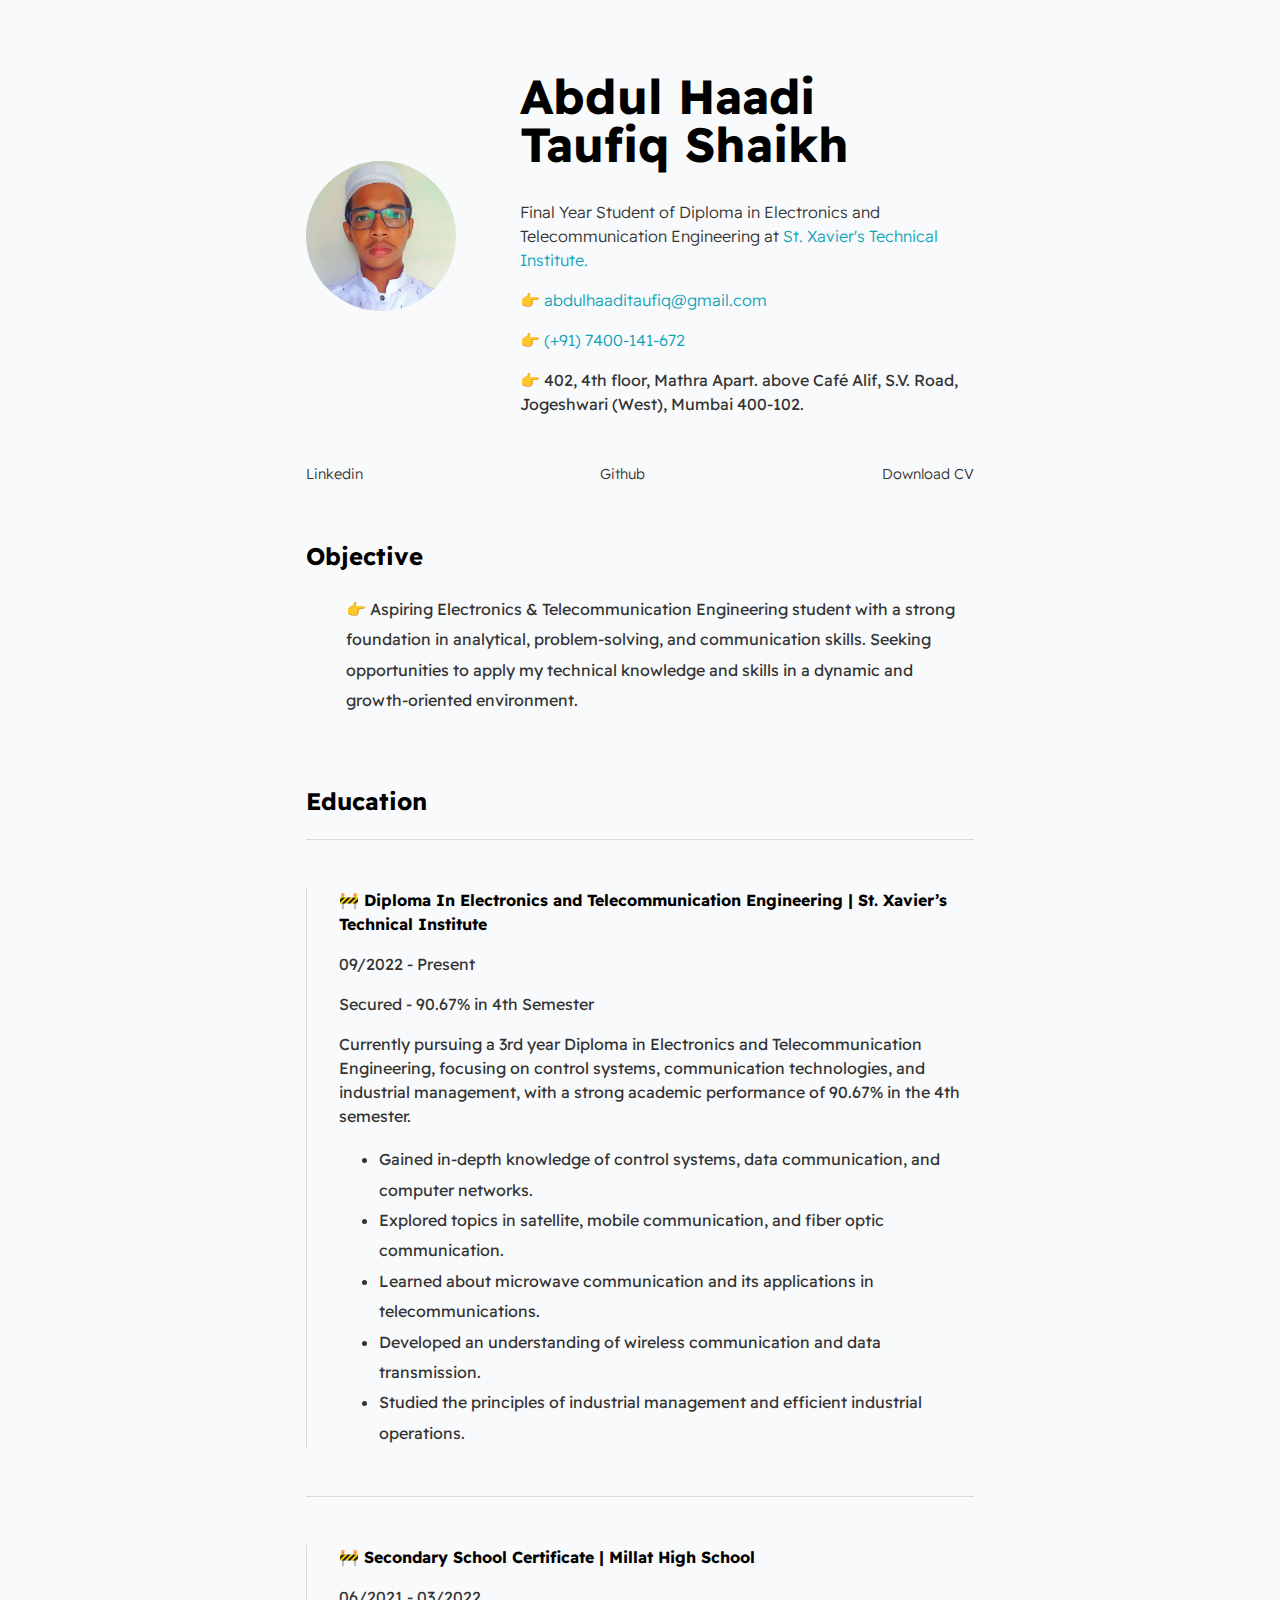
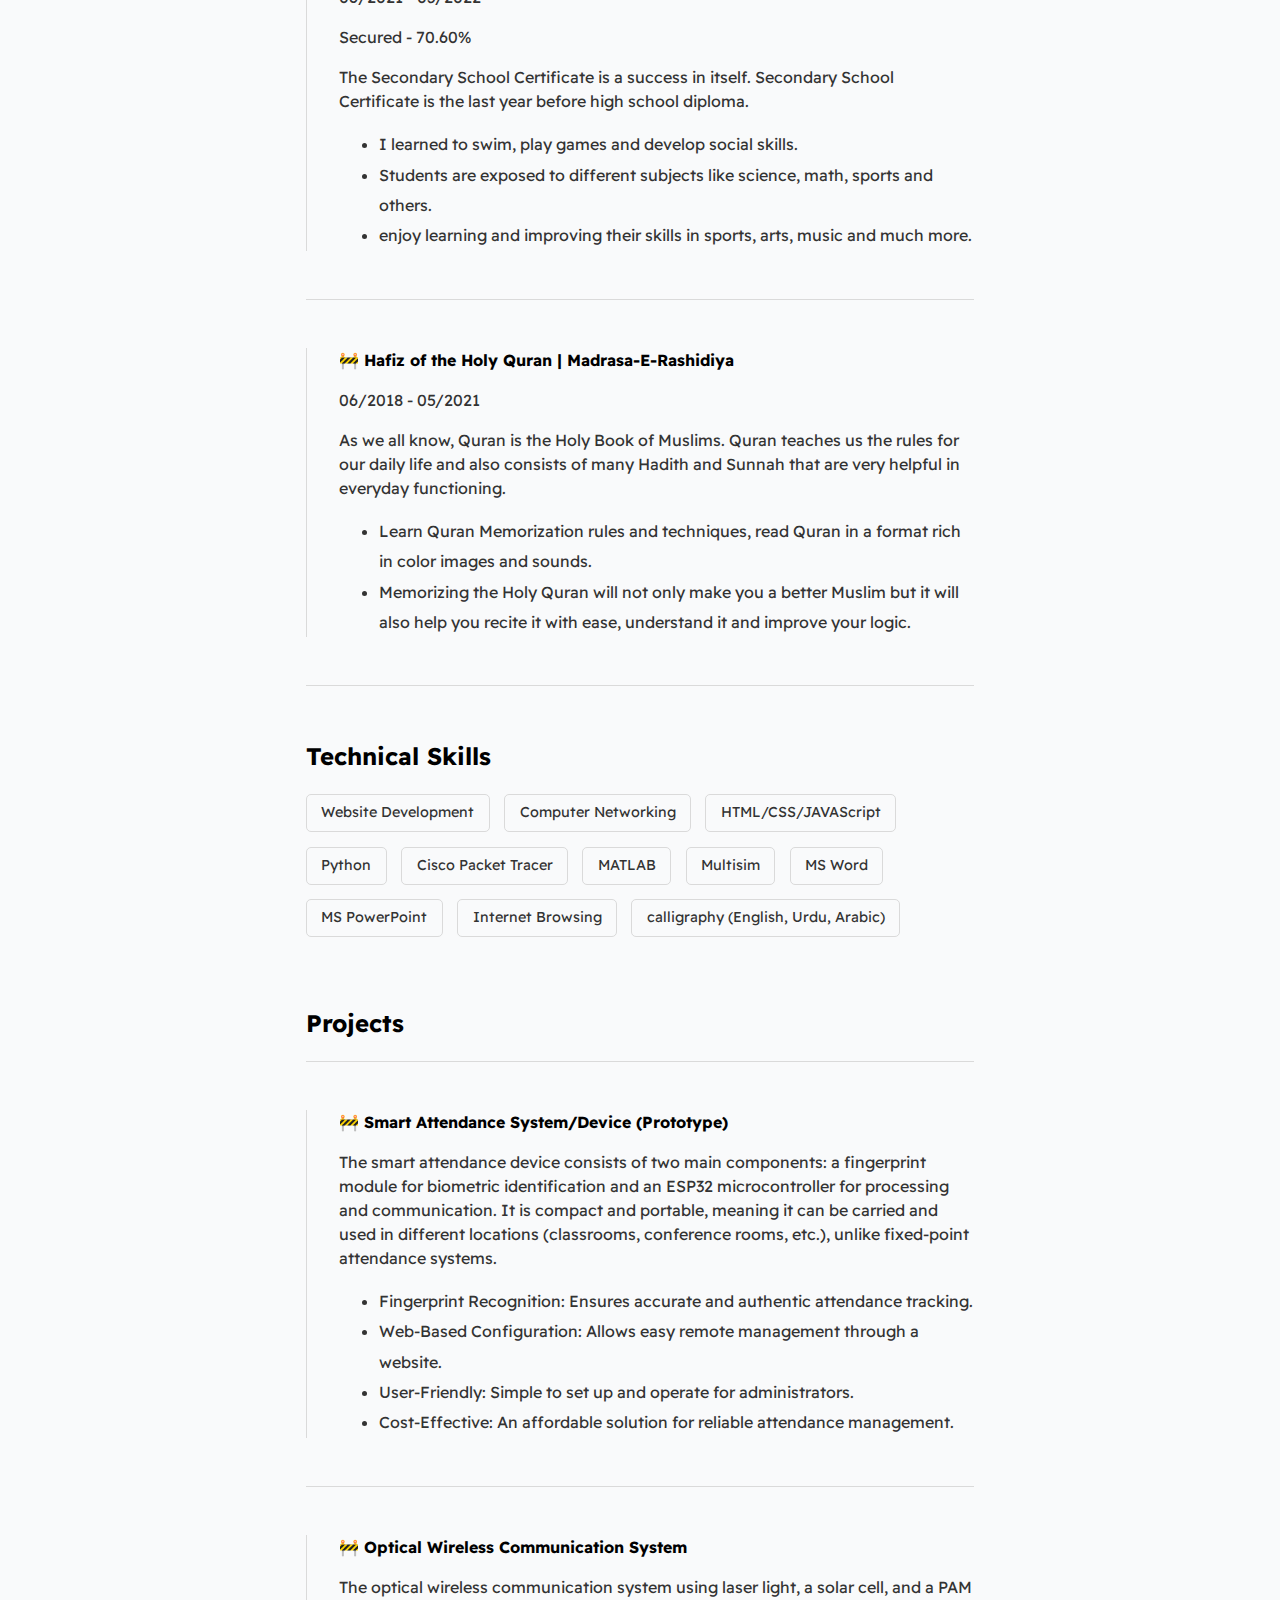
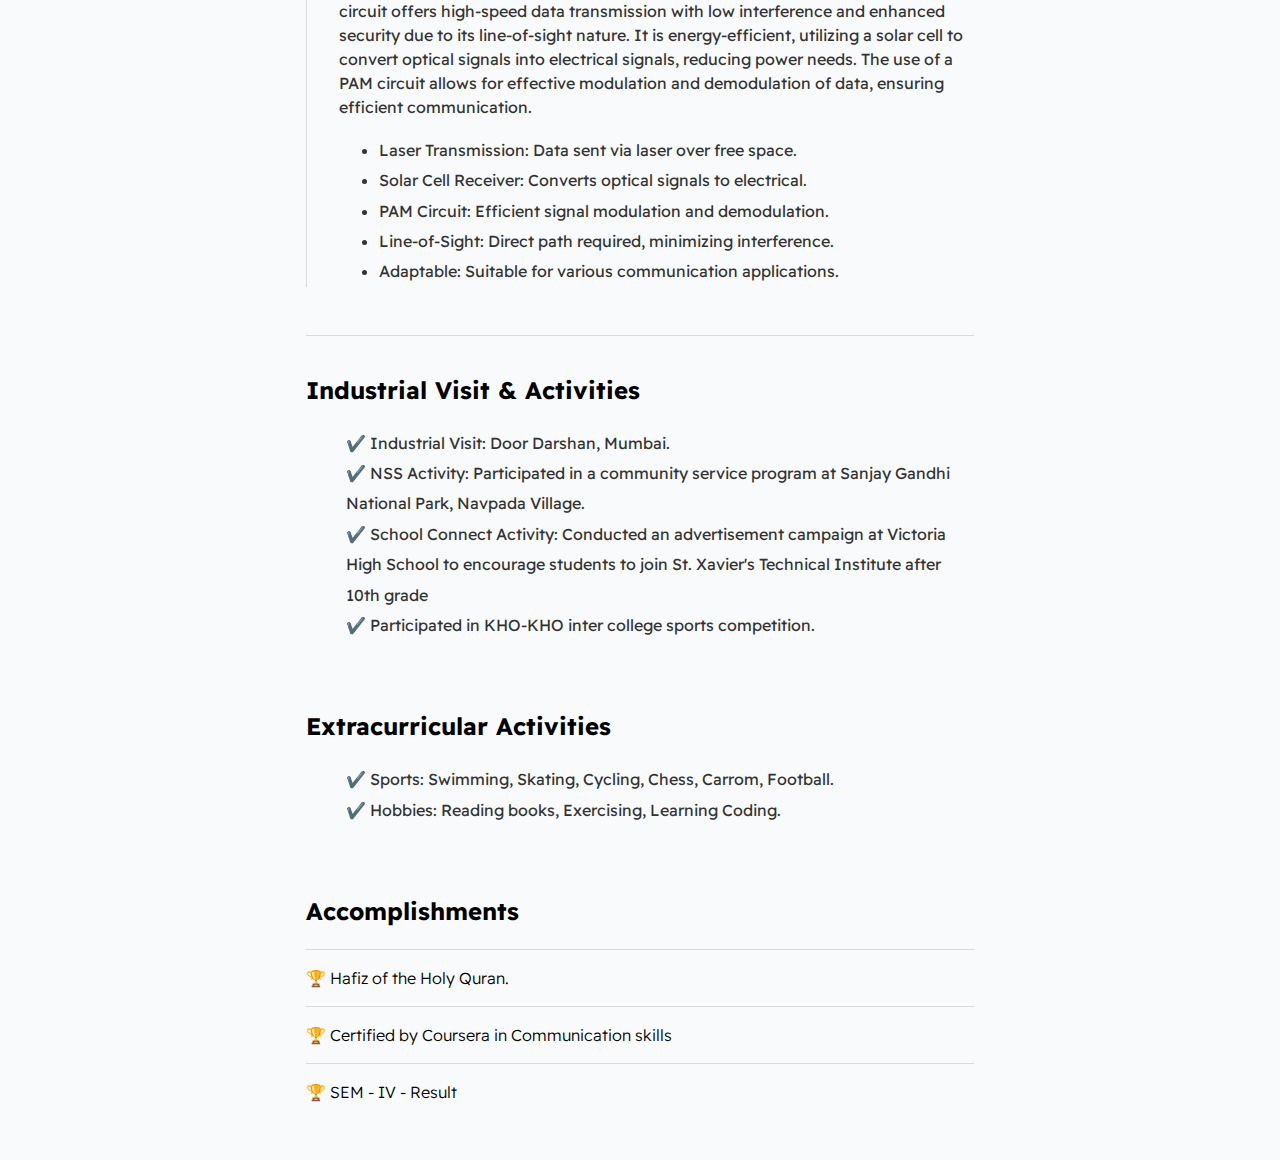
<file: index.html>
<!DOCTYPE html>
<html>
<head>
    <meta charset="utf-8">
    <meta http-equiv="X-UA-Compatible" content="IE=edge">
    <title>Abdul Haadi Taufiq Shaikh</title>
    <meta name="description" content="">
    <meta name="viewport" content="width=device-width, initial-scale=1">
    <link rel="stylesheet" href="./styles/main.css">
</head>
<body>
<div id="container--main">

    <section id="wrapper--hero" class="section--page">
        <img id="profile-pic" src="./assets/images/Haadi.jpg">

        <div>
            <h1 id="user-name">Abdul Haadi Taufiq Shaikh</h1>
            <p id="bio">Final Year Student of Diploma in Electronics and Telecommunication
                Engineering at
                <a href="https://xaviertech.ac.in/" target="_blank">St. Xavier's Technical
                    Institute.</a>
            </p>

            <p id="email">👉 <a target="_blank" href="mailto:abdulhaaditaufiq@gmail.com">abdulhaaditaufiq@gmail.com</a></p>
            <p id="mobile">👉 <a href="tel:+917400141672">(+91) 7400-141-672</a></p>
            <p id="address">👉 402, 4th floor, Mathra Apart. above Café Alif, S.V. Road, Jogeshwari (West), Mumbai 400-102.</p>
              
        </div>
    </section>

    <section class="section--page">

        <div id="socials--list">
            <!--            <a href="http://ifahimkhan.blogspot.com/" target="_blank">My Blog</a>-->
            <!--            <a href="https://twitter.com/I_fahimkhan" target="_blank">Twitter</a>-->
            <a href="https://www.linkedin.com/in/i-abdul-haadi/" target="_blank">Linkedin</a>
            <a href="https://github.com/IAbdulHaadi" target="_blank">Github</a>
            <a href="./assets/Abdul Haadi CV.pdf" target="_blank">Download CV</a>
        </div>
    </section>

    <section class="section--page">
        <h2>Objective</h2>
        <ul id="qualifications--list">
            <li>👉 Aspiring Electronics & Telecommunication Engineering student with a strong foundation in analytical, 
                problem-solving, and communication skills. Seeking opportunities to apply my technical knowledge and 
                skills in a dynamic and growth-oriented environment.</li>
        </ul>
    </section>

    <section id="work-history-wrapper" class="section--page">
        <h2>Education</h2>

        <div class="line-break"></div>
        <div class="card--work-history">
            <strong>🚧 Diploma In Electronics and Telecommunication Engineering | St. Xavier’s Technical
                Institute</strong>
            <p>09/2022 - Present</p>
            <p>Secured - 90.67% in 4th Semester</p>
            <p>Currently pursuing a 3rd year Diploma in Electronics and Telecommunication Engineering, 
                focusing on control systems, communication technologies, and industrial management, 
                with a strong academic performance of 90.67% in the 4th semester.</p>
            <ul>
                <li>Gained in-depth knowledge of control systems, data communication, and computer networks.
                </li>
                <li>Explored topics in satellite, mobile communication, and fiber optic communication.
                </li>
                <li>Learned about microwave communication and its applications in telecommunications.
                </li>
                <li>Developed an understanding of wireless communication and data transmission.
                </li>
                <li>Studied the principles of industrial management and efficient industrial operations.</li>

            </ul>
        </div>

        <div class="line-break"></div>

        <div class="card&#45;&#45;work-history">
            <strong>🚧 Secondary School Certificate | Millat High School</strong>
            <p>06/2021 - 03/2022</p>
            <p>Secured - 70.60%</p>
            <p>The Secondary School Certificate is a success in itself. Secondary School Certificate
                is the last year before high school diploma.</p>
            <ul>
                <li>I learned to swim, play games and develop social skills.</li>
                <li>Students are exposed to different subjects like science, math, sports and
                    others.
                </li>
                <li>enjoy learning and improving their skills in sports, arts, music and much
                    more.
                </li>
            </ul>
        </div>

        <div class="line-break"></div>
        <div class="card&#45;&#45;work-history">
            <strong>🚧 Hafiz of the Holy Quran | Madrasa-E-Rashidiya</strong>
            <p>06/2018 - 05/2021</p>
            <p>As we all know, Quran is the Holy Book of Muslims. Quran teaches us the rules for our
                daily life and also consists of many Hadith and Sunnah that are very helpful in
                everyday functioning.</p>
            <ul>


                <li>Learn Quran Memorization rules and techniques, read Quran in a format rich in
                    color images and sounds.
                </li>

                <li>Memorizing the Holy Quran will not only make you a better Muslim but it will
                    also help you recite it with ease, understand it and improve your logic.
                </li>

            </ul>

        </div>

        <div class="line-break"></div>
    </section>
    
    <section class="section--page">
        <h2>Technical Skills</h2>

        <div id="wrapper--techstack__items">
            <div class="card--techstack"><span>Website Development</span></div>
            <div class="card--techstack"><span>Computer Networking</span></div>
            <div class="card--techstack"><span>HTML/CSS/JAVAScript</span></div>
            <div class="card--techstack"><span>Python</span></div>
            <div class="card--techstack"><span>Cisco Packet Tracer</span></div>
            <div class="card--techstack"><span>MATLAB</span></div>
            <div class="card--techstack"><span>Multisim</span></div>
            <div class="card--techstack"><span>MS Word</span></div>
            <div class="card--techstack"><span>MS PowerPoint</span></div>
            <div class="card--techstack"><span>Internet Browsing</span></div>
            <div class="card--techstack"><span>calligraphy (English, Urdu, Arabic)</span></div>

        </div>
    </section>

    <section id="work-history-wrapper" class="section--page"></section>
        <h2>Projects</h2>

        <div class="line-break"></div>
        <div class="card--work-history">
            <strong>🚧 Smart Attendance System/Device (Prototype)</strong>
            <p>The smart attendance device consists of two main components: 
                a fingerprint module for biometric identification and 
                an ESP32 microcontroller for processing and communication.
                It is compact and portable, meaning it can be carried and 
                used in different locations (classrooms, conference rooms, etc.), 
                unlike fixed-point attendance systems.</p>
            <ul>
                <li>Fingerprint Recognition: Ensures accurate and authentic attendance tracking.
                </li>
                <li>Web-Based Configuration: Allows easy remote management through a website.
                </li>
                <li>User-Friendly: Simple to set up and operate for administrators.
                </li>
                <li>Cost-Effective: An affordable solution for reliable attendance management.</li>

            </ul>
        </div>

        <div class="line-break"></div>

        <div class="card&#45;&#45;work-history">
            <strong>🚧 Optical Wireless Communication System</strong>
            <p>The optical wireless communication system using laser light, a solar cell, and 
                a PAM circuit offers high-speed data transmission with low interference and 
                enhanced security due to its line-of-sight nature. 
                It is energy-efficient, utilizing a solar cell to convert optical signals into 
                electrical signals, reducing power needs. 
                The use of a PAM circuit allows for effective modulation and demodulation of data, 
                ensuring efficient communication.</p>
            <ul>
                <li>Laser Transmission: Data sent via laser over free space.
                </li>
                <li>Solar Cell Receiver: Converts optical signals to electrical.
                </li>
                <li>PAM Circuit: Efficient signal modulation and demodulation.
                </li>
                <li>Line-of-Sight: Direct path required, minimizing interference.
                </li>
                <li>Adaptable: Suitable for various communication applications.
                </li>

            </ul>
        </div>

        <div class="line-break"></div>
    </section>

    <section class="section--page">
        <h2>Industrial Visit & Activities</h2>
        <ul id="qualifications--list">
            <li>✔️ Industrial Visit: Door Darshan, Mumbai.</li>
            <li>✔️ NSS Activity: Participated in a community service program at Sanjay Gandhi National Park, Navpada Village.</li>
            <li>✔️ School Connect Activity: Conducted an advertisement campaign at Victoria High School to encourage students to join St. Xavier's Technical Institute after 10th grade</li>
            <li>✔️ Participated in KHO-KHO inter college sports competition.</li>
        </ul>
    </section>

    <section class="section--page">
        <h2>Extracurricular Activities</h2>
        <ul id="qualifications--list">
            <li>✔️ Sports: Swimming, Skating, Cycling, Chess, Carrom, Football.</li>
            <li>✔️ Hobbies: Reading books, Exercising, Learning Coding.</li>
        </ul>
    </section>

    <section class="section--page">
        <h2>Accomplishments</h2>
        <div class="card--project">
            <a href="Hafiz Abdul Haadi Sanad.pdf" target="_blank"><span>🏆 </span>Hafiz of the Holy Quran.</a>
        </div>

        <div class="card--project">
            <a href="https://www.coursera.org/account/accomplishments/certificate/BRMJ3JT8YCU8"
               target="_blank">
                <span>🏆 </span>Certified by Coursera in Communication skills</a>
        </div>
        <div class="card--project">
            <a href="Sem IV result.pdf" target="_blank" class="result-link"><span>🏆 </span>SEM - IV - Result</a>
        </div>        
    </section>


</div>

</body>
</html>
</file>
<file: styles/main.css>
@import url('https://fonts.googleapis.com/css2?family=Readex+Pro:wght@300;400;500;600;700&display=swap');

:root{
    --mainTextColor-light:#000;
    --secondaryTextColor-light:rgb(51 51 51);
    --mainLinkColor-light:#0da2b8;
    --mainBorderColor-light:rgb(218, 218, 218);
    --mainBgColor-light:rgb(249, 250,251);

    --mainTextColor-dark:#fff;
    --secondaryTextColor-dark:#adb0b1;
    --mainLinkColor-dark:rgb(30, 190,214);
    --mainBorderColor-dark:#2b3031;
    --mainBgColor-dark:#131415;
    
    /*--mainTextColor:var(--mainTextColor-dark);
    --secondaryTextColor:var(--secondaryTextColor-dark);
    --mainLinkColor:var(--mainLinkColor-dark);
    --mainBorderColor:var(--mainBorderColor-dark);
    --mainBgColor:var(--mainBgColor-dark);
    */

    --mainTextColor:var(--mainTextColor-light);
    --secondaryTextColor:var(--secondaryTextColor-light);
    --mainLinkColor:var(--mainLinkColor-light);
    --mainBorderColor:var(--mainBorderColor-light);
    --mainBgColor:var(--mainBgColor-light);

}


*{
    font-family: 'Readex Pro';
    line-height: 1.5em;
    box-sizing: border-box;
    color: var(--mainTextColor);
    
}

body{
    background-color: var(--mainBgColor);            
}

p, span, li{
    color: var(--secondaryTextColor);
    font-size: 1em;
}

a{
    text-decoration: none;
    color: var(--mainLinkColor);
    font-weight: 500;
}

li{
    line-height: 1.9em;
}

#container--main{
    max-width: 700px;
    margin: 0 auto;
    padding: 1em;
}

.section--page{
    padding-top: 1em;
    padding-bottom: 1em;
}

#wrapper--hero{
    display: flex;
    align-items: center;
    gap: 4em;
}

#bio, a{
    font-weight: 300;
}

#user-name{
    font-size: 48px;
    line-height: 1em;
}

#profile-pic{
    width: 150px;
    height: 150px;
    object-fit: cover;
    border-radius: 50%;
}

#email{
    color: var(--mainTextColor);
}

#socials--list{
    display: flex;
    justify-content: space-between;
    column-gap: 1em;
    flex-wrap: wrap;
}

#socials--list a{
    font-weight: 300;
    color: var(--secondaryTextColor);
    font-size: 0.9em;
    transition: 0.3s;
}

#socials--list a:hover{
    font-weight: 100;
    color: var(--mainLinkColor);
    font-size: 0.9em;
}

#qualifications--list{
    list-style: none;
}

#wrapper--techstack__items{
    display: flex;
    flex-wrap: wrap;
    gap: 1em;
    font-size: 0.9em;
}

.card--techstack{
    border: 1px solid var(--mainBorderColor);
    border-radius: 5px;
    padding: 0.5em 1em;
    align-items: center;
    cursor: grab;
    transition: 1s;
}
.card--techstack :hover{
    color: rgb(30, 190,214);

}

.card--project{
    padding-top: 1em;
    padding-bottom: 1em;
    border-top: 1px solid var(--mainBorderColor);
}

.card--project a{
    color: var(--mainTextColor);

    transition: 0.3s;
}

.card--project a:hover{
    color: rgb(30, 190,214);

}

.card--work-history{
    border-left: 1px solid var(--mainBorderColor);
    margin-top: 3em;
    margin-bottom: 3em;
    padding-left: 2em;
}

.line-break{
    background-color: var(--mainBorderColor);
    height: 1px;
}


@media(max-width:600px){

    .section--page{
        padding-top: 1em;
        padding-bottom: 1em;
    }

    #wrapper--hero{
        display: flex;
        align-items: center;
        gap: 1em;
    }

    #profile-pic{
        width: 200px;
        height: 200px;
    }

    #wrapper--hero{
        flex-direction: column;
    }

    .card--work-history{
        border-left: none;
        padding-left: 0;
    }
}
.result-link {
    color: black;
}
</file>
